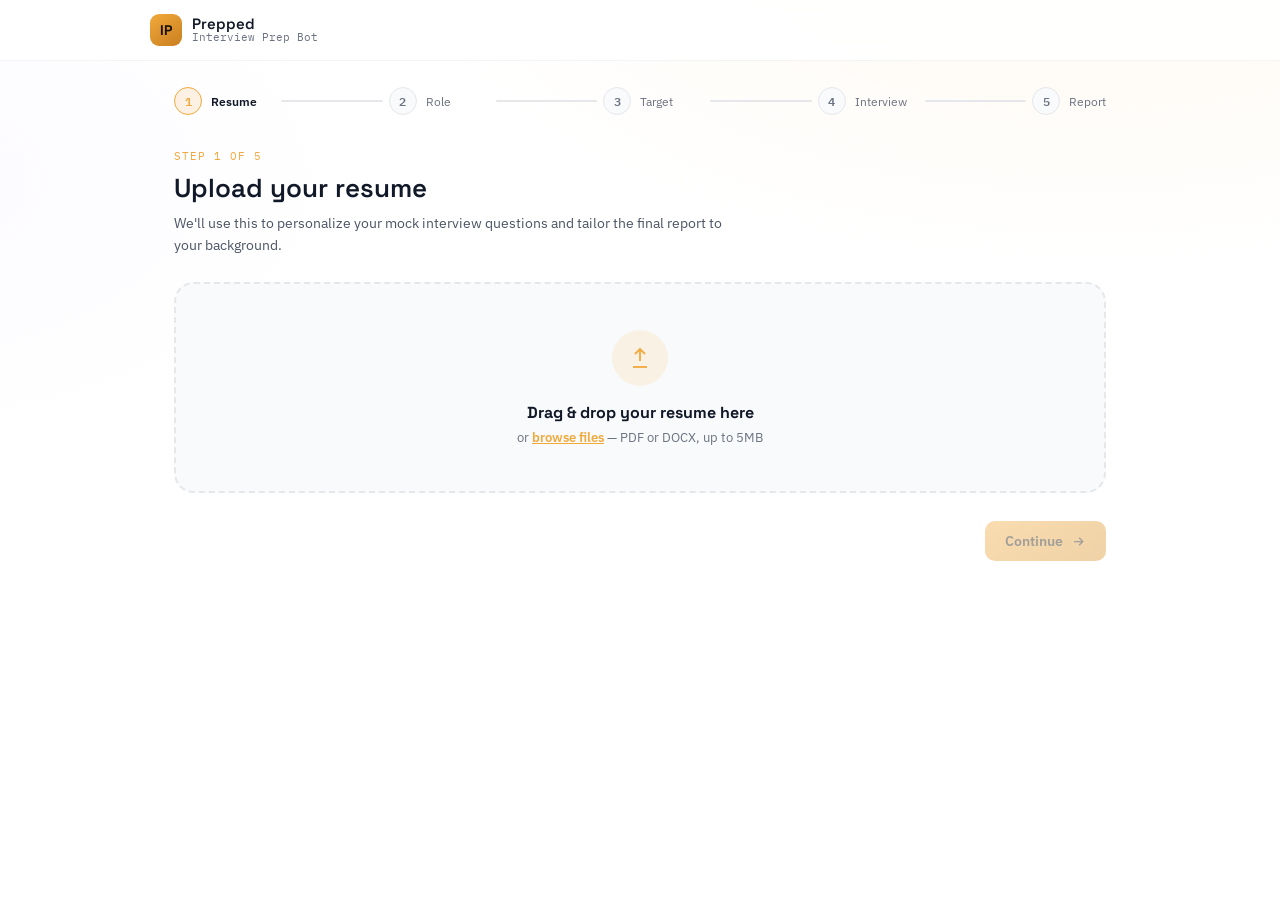
<file: static/index.html>
<!DOCTYPE html>
<html lang="en">
<head>
<meta charset="UTF-8">
<meta name="viewport" content="width=device-width, initial-scale=1.0">
<title>Prepped — Upload Resume</title>
<link href="https://fonts.googleapis.com/css2?family=Space+Grotesk:wght@500;600;700&family=IBM+Plex+Sans:wght@400;500;600&family=IBM+Plex+Mono:wght@400;500;600&display=swap" rel="stylesheet">
<link rel="stylesheet" href="style.css">
</head>
<body>

<header class="app-header">
  <div class="app-header-inner">
    <div class="brand">
      <div class="brand-mark">IP</div>
      <div class="brand-text">
        <span class="name">Prepped</span>
        <span class="sub">Interview Prep Bot</span>
      </div>
    </div>
  </div>
</header>

<div class="stepper" id="stepper">
  <div class="step active"><div class="step-dot">1</div><div class="step-label">Resume</div></div>
  <div class="step-line"><i></i></div>
  <div class="step"><div class="step-dot">2</div><div class="step-label">Role</div></div>
  <div class="step-line"><i></i></div>
  <div class="step"><div class="step-dot">3</div><div class="step-label">Target</div></div>
  <div class="step-line"><i></i></div>
  <div class="step"><div class="step-dot">4</div><div class="step-label">Interview</div></div>
  <div class="step-line"><i></i></div>
  <div class="step"><div class="step-dot">5</div><div class="step-label">Report</div></div>
</div>

<section class="screen" id="screen-resume">
  <div class="screen-head">
    <span class="eyebrow">Step 1 of 5</span>
    <h1>Upload your resume</h1>
    <p>We'll use this to personalize your mock interview questions and tailor the final report to your background.</p>
  </div>

  <div class="dropzone" id="dropzone">
    <div class="icon-circle"><svg viewBox="0 0 24 24" fill="none" stroke="currentColor" stroke-width="1.8"><path d="M12 3v12"/><path d="m7 8 5-5 5 5"/><path d="M5 21h14"/></svg></div>
    <h3>Drag & drop your resume here</h3>
    <p>or <span class="browse">browse files</span> — PDF or DOCX, up to 5MB</p>
  </div>
  <input type="file" id="resumeInput" accept=".pdf,.doc,.docx" class="hidden">
  <div id="fileCardWrap"></div>

  <div class="btn-row">
    <div class="spacer"></div>
    <button class="btn btn-primary" id="resumeContinueBtn" disabled>Continue<svg viewBox="0 0 24 24" fill="none" stroke="currentColor" stroke-width="2"><path d="M5 12h14M13 6l6 6-6 6"/></svg></button>
  </div>
</section>

<script src="script.js"></script>
</body>
</html>
</file>
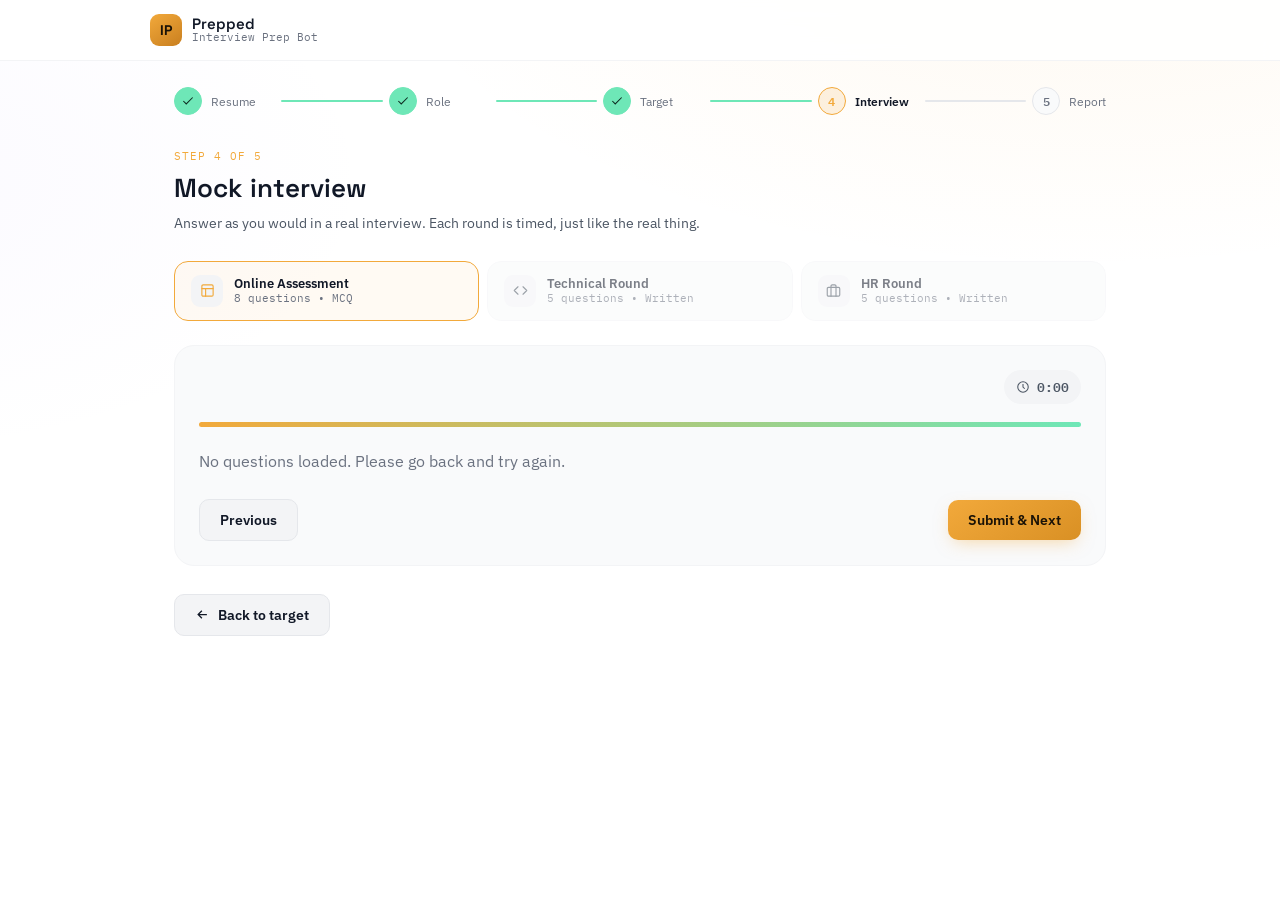
<file: static/interview.html>
<!DOCTYPE html>
<html lang="en">
<head>
<meta charset="UTF-8">
<meta name="viewport" content="width=device-width, initial-scale=1.0">
<title>Prepped — Mock Interview</title>
<link href="https://fonts.googleapis.com/css2?family=Space+Grotesk:wght@500;600;700&family=IBM+Plex+Sans:wght@400;500;600&family=IBM+Plex+Mono:wght@400;500;600&display=swap" rel="stylesheet">
<link rel="stylesheet" href="style.css">
</head>
<body>

<header class="app-header">
  <div class="app-header-inner">
    <div class="brand">
      <div class="brand-mark">IP</div>
      <div class="brand-text">
        <span class="name">Prepped</span>
        <span class="sub">Interview Prep Bot</span>
      </div>
    </div>
  </div>
</header>

<div class="stepper" id="stepper">
  <div class="step done"><div class="step-dot"><svg viewBox="0 0 24 24" fill="none" stroke="currentColor" stroke-width="1.8"><path d="M20 6 9 17l-5-5"/></svg></div><div class="step-label">Resume</div></div>
  <div class="step-line"><i style="width:100%"></i></div>
  <div class="step done"><div class="step-dot"><svg viewBox="0 0 24 24" fill="none" stroke="currentColor" stroke-width="1.8"><path d="M20 6 9 17l-5-5"/></svg></div><div class="step-label">Role</div></div>
  <div class="step-line"><i style="width:100%"></i></div>
  <div class="step done"><div class="step-dot"><svg viewBox="0 0 24 24" fill="none" stroke="currentColor" stroke-width="1.8"><path d="M20 6 9 17l-5-5"/></svg></div><div class="step-label">Target</div></div>
  <div class="step-line"><i style="width:100%"></i></div>
  <div class="step active"><div class="step-dot">4</div><div class="step-label">Interview</div></div>
  <div class="step-line"><i></i></div>
  <div class="step"><div class="step-dot">5</div><div class="step-label">Report</div></div>
</div>

<section class="screen" id="screen-interview">
  <div class="screen-head">
    <span class="eyebrow">Step 4 of 5</span>
    <h1>Mock interview</h1>
    <p>Answer as you would in a real interview. Each round is timed, just like the real thing.</p>
  </div>

  <div class="round-tabs" id="roundTabs"></div>

  <div class="card q-card">
    <div class="q-top">
      <span class="q-progress-text" id="qProgressText"></span>
      <div class="timer"><svg viewBox="0 0 24 24" fill="none" stroke="currentColor" stroke-width="1.8"><circle cx="12" cy="12" r="9"/><path d="M12 7v5l3 3"/></svg><span id="timerDisplay">0:00</span></div>
    </div>
    <div class="q-progress-bar"><i id="qProgressBar"></i></div>
    <div id="questionBody"></div>

    <div class="btn-row">
      <button class="btn btn-ghost" id="prevQBtn">Previous</button>
      <div class="spacer"></div>
      <button class="btn btn-primary" id="nextQBtn">Submit & Next</button>
    </div>
  </div>

  <div class="btn-row">
    <a href="target.html" class="btn btn-ghost" id="interviewBackBtn"><svg viewBox="0 0 24 24" fill="none" stroke="currentColor" stroke-width="2"><path d="M19 12H5M11 18l-6-6 6-6"/></svg>Back to target</a>
    <div class="spacer"></div>
  </div>
</section>

<script src="script.js"></script>
</body>
</html>
</file>
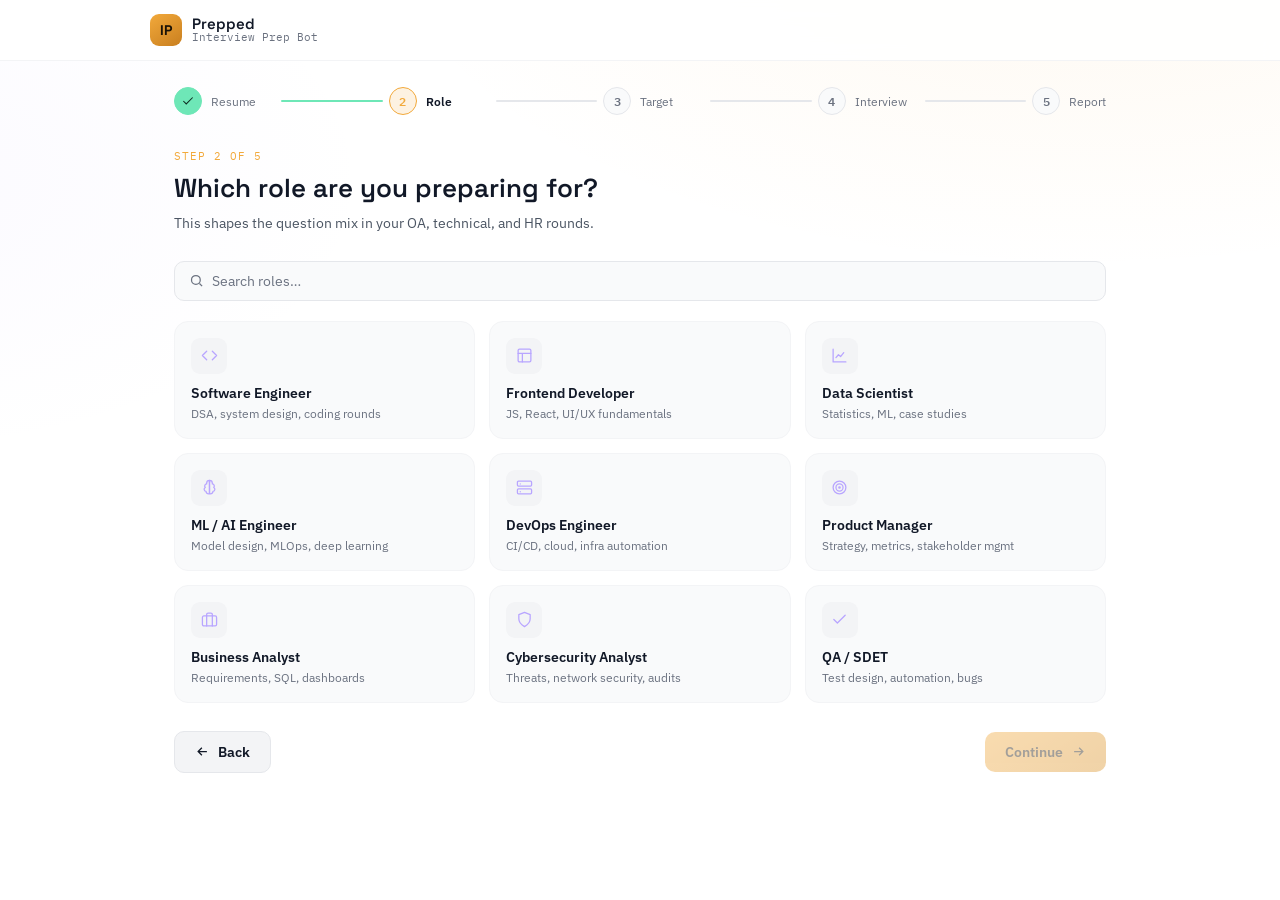
<file: static/role.html>
<!DOCTYPE html>
<html lang="en">
<head>
<meta charset="UTF-8">
<meta name="viewport" content="width=device-width, initial-scale=1.0">
<title>Prepped — Select Role</title>
<link href="https://fonts.googleapis.com/css2?family=Space+Grotesk:wght@500;600;700&family=IBM+Plex+Sans:wght@400;500;600&family=IBM+Plex+Mono:wght@400;500;600&display=swap" rel="stylesheet">
<link rel="stylesheet" href="style.css">
</head>
<body>

<header class="app-header">
  <div class="app-header-inner">
    <div class="brand">
      <div class="brand-mark">IP</div>
      <div class="brand-text">
        <span class="name">Prepped</span>
        <span class="sub">Interview Prep Bot</span>
      </div>
    </div>
  </div>
</header>

<div class="stepper" id="stepper">
  <div class="step done"><div class="step-dot"><svg viewBox="0 0 24 24" fill="none" stroke="currentColor" stroke-width="1.8"><path d="M20 6 9 17l-5-5"/></svg></div><div class="step-label">Resume</div></div>
  <div class="step-line"><i style="width:100%"></i></div>
  <div class="step active"><div class="step-dot">2</div><div class="step-label">Role</div></div>
  <div class="step-line"><i></i></div>
  <div class="step"><div class="step-dot">3</div><div class="step-label">Target</div></div>
  <div class="step-line"><i></i></div>
  <div class="step"><div class="step-dot">4</div><div class="step-label">Interview</div></div>
  <div class="step-line"><i></i></div>
  <div class="step"><div class="step-dot">5</div><div class="step-label">Report</div></div>
</div>

<section class="screen" id="screen-role">
  <div class="screen-head">
    <span class="eyebrow">Step 2 of 5</span>
    <h1>Which role are you preparing for?</h1>
    <p>This shapes the question mix in your OA, technical, and HR rounds.</p>
  </div>

  <div class="role-search">
    <svg viewBox="0 0 24 24" fill="none" stroke="currentColor" stroke-width="2"><circle cx="11" cy="11" r="7"/><path d="m21 21-4.3-4.3"/></svg>
    <input type="text" id="roleSearch" placeholder="Search roles…">
  </div>
  <div class="role-grid" id="roleGrid"></div>

  <div class="btn-row">
    <a href="index.html" class="btn btn-ghost" id="roleBackBtn"><svg viewBox="0 0 24 24" fill="none" stroke="currentColor" stroke-width="2"><path d="M19 12H5M11 18l-6-6 6-6"/></svg>Back</a>
    <div class="spacer"></div>
    <button class="btn btn-primary" id="roleContinueBtn" disabled>Continue<svg viewBox="0 0 24 24" fill="none" stroke="currentColor" stroke-width="2"><path d="M5 12h14M13 6l6 6-6 6"/></svg></button>
  </div>
</section>

<script src="script.js"></script>
</body>
</html>
</file>
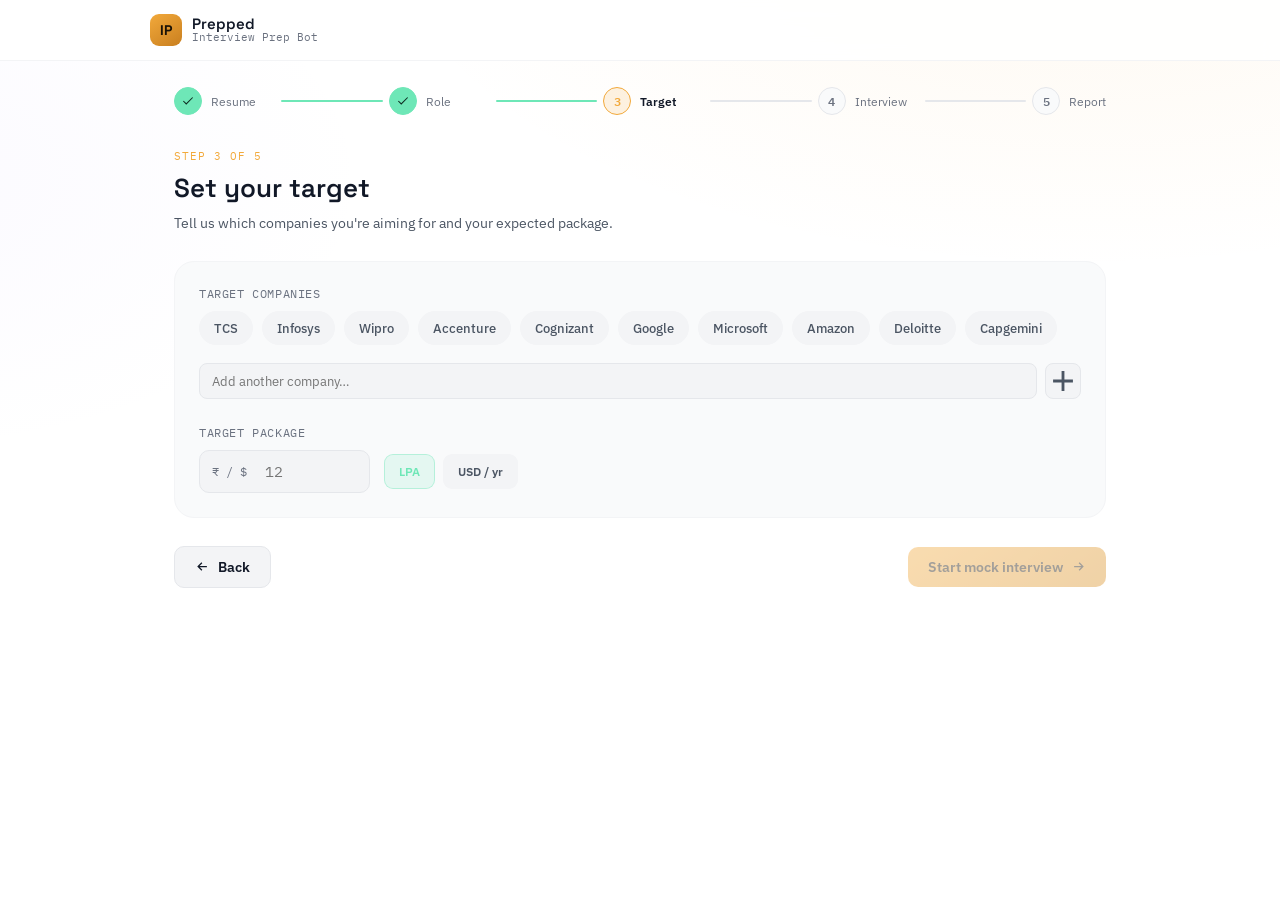
<file: static/target.html>
<!DOCTYPE html>
<html lang="en">
<head>
<meta charset="UTF-8">
<meta name="viewport" content="width=device-width, initial-scale=1.0">
<title>Prepped — Target Package</title>
<link href="https://fonts.googleapis.com/css2?family=Space+Grotesk:wght@500;600;700&family=IBM+Plex+Sans:wght@400;500;600&family=IBM+Plex+Mono:wght@400;500;600&display=swap" rel="stylesheet">
<link rel="stylesheet" href="style.css">
</head>
<body>

<header class="app-header">
  <div class="app-header-inner">
    <div class="brand">
      <div class="brand-mark">IP</div>
      <div class="brand-text">
        <span class="name">Prepped</span>
        <span class="sub">Interview Prep Bot</span>
      </div>
    </div>
  </div>
</header>

<div class="stepper" id="stepper">
  <div class="step done"><div class="step-dot"><svg viewBox="0 0 24 24" fill="none" stroke="currentColor" stroke-width="1.8"><path d="M20 6 9 17l-5-5"/></svg></div><div class="step-label">Resume</div></div>
  <div class="step-line"><i style="width:100%"></i></div>
  <div class="step done"><div class="step-dot"><svg viewBox="0 0 24 24" fill="none" stroke="currentColor" stroke-width="1.8"><path d="M20 6 9 17l-5-5"/></svg></div><div class="step-label">Role</div></div>
  <div class="step-line"><i style="width:100%"></i></div>
  <div class="step active"><div class="step-dot">3</div><div class="step-label">Target</div></div>
  <div class="step-line"><i></i></div>
  <div class="step"><div class="step-dot">4</div><div class="step-label">Interview</div></div>
  <div class="step-line"><i></i></div>
  <div class="step"><div class="step-dot">5</div><div class="step-label">Report</div></div>
</div>

<section class="screen" id="screen-target">
  <div class="screen-head">
    <span class="eyebrow">Step 3 of 5</span>
    <h1>Set your target</h1>
    <p>Tell us which companies you're aiming for and your expected package.</p>
  </div>

  <div class="card">
    <div class="field-block">
      <span class="field-label">Target companies</span>
      <div class="chip-group" id="companyChips"></div>
      <div class="chip-add">
        <input type="text" id="customCompanyInput" placeholder="Add another company…">
        <button id="customCompanyBtn"><svg viewBox="0 0 24 24" fill="none" stroke="currentColor" stroke-width="2"><path d="M12 5v14M5 12h14"/></svg></button>
      </div>
    </div>

    <div class="field-block">
      <span class="field-label">Target package</span>
      <div class="package-row">
        <div class="package-input">
          <span>₹ / $</span>
          <input type="number" id="packageInput" placeholder="12" min="0" step="0.5">
        </div>
        <div class="pill-select">
          <button data-unit="LPA" class="selected">LPA</button>
          <button data-unit="USD">USD / yr</button>
        </div>
      </div>
    </div>
  </div>

  <div class="btn-row">
    <a href="role.html" class="btn btn-ghost" id="targetBackBtn"><svg viewBox="0 0 24 24" fill="none" stroke="currentColor" stroke-width="2"><path d="M19 12H5M11 18l-6-6 6-6"/></svg>Back</a>
    <div class="spacer"></div>
    <button class="btn btn-primary" id="targetContinueBtn" disabled>Start mock interview<svg viewBox="0 0 24 24" fill="none" stroke="currentColor" stroke-width="2"><path d="M5 12h14M13 6l6 6-6 6"/></svg></button>
  </div>
</section>

<script src="script.js"></script>
</body>
</html>
</file>
<file: static/style.css>
/* =========================================================
   Prepped — Interview Preparation Bot
   Shared stylesheet for the full application flow
   ========================================================= */

:root{
  --bg:#FFFFFF;
  --bg-elev:#F9FAFB;
  --bg-elev-2:#F3F4F6;
  --border:#E5E7EB;
  --border-soft:#F3F4F6;
  --text-primary:#111827;
  --text-secondary:#4B5563;
  --text-tertiary:#6B7280;
  --amber:#F2A93B;
  --amber-dim:#7A5A22;
  --mint:#6EE7B7;
  --mint-dim:#2C5C4C;
  --lavender:#B8A5FF;
  --coral:#FF7A66;
  --radius-sm:8px;
  --radius-md:14px;
  --radius-lg:20px;
  --font-display:'Space Grotesk',sans-serif;
  --font-body:'IBM Plex Sans',sans-serif;
  --font-mono:'IBM Plex Mono',monospace;
  --maxw:980px;
}
*{box-sizing:border-box;margin:0;padding:0;}
html,body{height:100%;}
body{
  background:
    radial-gradient(1200px 600px at 85% -10%, rgba(242,169,59,0.08), transparent 60%),
    radial-gradient(900px 500px at -10% 20%, rgba(184,165,255,0.06), transparent 55%),
    var(--bg);
  color:var(--text-primary);
  font-family:var(--font-body);
  -webkit-font-smoothing:antialiased;
  min-height:100vh;
}
a{color:inherit;text-decoration:none;}
button{font-family:inherit;cursor:pointer;}
input,textarea,select{font-family:inherit;}
::-webkit-scrollbar{width:10px;height:10px;}
::-webkit-scrollbar-track{background:transparent;}
::-webkit-scrollbar-thumb{background:var(--border);border-radius:10px;}
.hidden{display:none !important;}

/* ---------- App shell / header ---------- */
.app-header{
  position:sticky;top:0;z-index:30;
  background:rgba(255,255,255,0.88);backdrop-filter:blur(10px);
  border-bottom:1px solid var(--border-soft);
  padding:14px 24px;
}
.app-header-inner{max-width:var(--maxw);margin:0 auto;display:flex;align-items:center;justify-content:space-between;gap:14px;}
.brand{display:flex;align-items:center;gap:10px;}
.brand-mark{
  width:32px;height:32px;border-radius:9px;
  background:linear-gradient(145deg,var(--amber),#c97f1f);
  display:flex;align-items:center;justify-content:center;
  font-family:var(--font-display);font-weight:700;color:#1a1206;font-size:14px;flex:none;
}
.brand-text{display:flex;flex-direction:column;line-height:1.1;}
.brand-text .name{font-family:var(--font-display);font-weight:600;font-size:15px;}
.brand-text .sub{font-size:10.5px;color:var(--text-tertiary);font-family:var(--font-mono);}
.header-meta{font-size:11.5px;color:var(--text-tertiary);font-family:var(--font-mono);text-align:right;}

/* ---------- Stepper ---------- */
.stepper{
  max-width:var(--maxw);margin:26px auto 0;padding:0 24px;
  display:flex;align-items:center;gap:0;
}
.step{display:flex;align-items:center;gap:9px;flex:1;position:relative;}
.step:last-child{flex:none;}
.step-dot{
  width:28px;height:28px;border-radius:50%;flex:none;
  display:flex;align-items:center;justify-content:center;
  background:var(--bg-elev);border:1.5px solid var(--border);
  font-family:var(--font-mono);font-size:11.5px;color:var(--text-tertiary);font-weight:600;
  transition:all .25s ease;
}
.step.active .step-dot{background:rgba(242,169,59,0.15);border-color:var(--amber);color:var(--amber);}
.step.done .step-dot{background:var(--mint);border-color:var(--mint);color:#0e2b21;}
.step.done .step-dot svg{width:14px;height:14px;}
.step-label{font-size:12px;color:var(--text-tertiary);white-space:nowrap;display:none;}
.step.active .step-label{color:var(--text-primary);font-weight:600;}
.step-line{flex:1;height:2px;background:var(--border);margin:0 6px;border-radius:2px;overflow:hidden;}
.step-line i{display:block;height:100%;width:0%;background:var(--mint);transition:width .4s ease;}
@media (min-width:720px){ .step-label{display:block;} }

/* ---------- Screen wrapper ---------- */
.screen{max-width:var(--maxw);margin:0 auto;padding:34px 24px 70px;animation:fadeIn .35s ease;}
@keyframes fadeIn{from{opacity:0;transform:translateY(8px);}to{opacity:1;transform:translateY(0);}}
.screen-head{margin-bottom:26px;}
.screen-head .eyebrow{font-family:var(--font-mono);font-size:11px;letter-spacing:1px;text-transform:uppercase;color:var(--amber);margin-bottom:8px;display:block;}
.screen-head h1{font-family:var(--font-display);font-size:26px;font-weight:600;margin-bottom:8px;}
.screen-head p{color:var(--text-secondary);font-size:14px;max-width:560px;line-height:1.55;}

.card{
  background:var(--bg-elev);border:1px solid var(--border-soft);
  border-radius:var(--radius-lg);padding:24px;
}

/* ---------- Buttons ---------- */
.btn{
  display:inline-flex;align-items:center;justify-content:center;gap:8px;
  font-size:13.5px;font-weight:600;padding:11px 20px;border-radius:10px;border:none;
  transition:transform .12s ease, box-shadow .12s ease;
}
.btn:active{transform:scale(.98);}
.btn svg{width:15px;height:15px;}
.btn-primary{
  background:linear-gradient(145deg,var(--amber),#d99024);color:#1a1206;
  box-shadow:0 6px 18px -6px rgba(242,169,59,0.5);
}
.btn-primary:disabled{opacity:.4;box-shadow:none;cursor:not-allowed;}
.btn-ghost{background:var(--bg-elev-2);color:var(--text-primary);border:1px solid var(--border);}
.btn-mint{background:linear-gradient(145deg,var(--mint),#3fa77d);color:#0e2b21;box-shadow:0 6px 18px -6px rgba(110,231,183,0.45);}
.btn-lavender{background:linear-gradient(145deg,var(--lavender),#8a74e8);color:#1c1533;box-shadow:0 6px 18px -6px rgba(184,165,255,0.45);}
.btn-row{display:flex;align-items:center;justify-content:space-between;gap:12px;margin-top:28px;}
.btn-row .spacer{flex:1;}

/* ---------- Resume upload screen ---------- */
.dropzone{
  border:2px dashed var(--border);border-radius:var(--radius-lg);
  padding:46px 24px;text-align:center;background:var(--bg-elev);
  transition:border-color .15s ease, background .15s ease;cursor:pointer;
}
.dropzone.drag{border-color:var(--amber);background:rgba(242,169,59,0.05);}
.dropzone .icon-circle{
  width:56px;height:56px;border-radius:50%;margin:0 auto 16px;
  background:rgba(242,169,59,0.12);display:flex;align-items:center;justify-content:center;
}
.dropzone .icon-circle svg{width:24px;height:24px;color:var(--amber);}
.dropzone h3{font-family:var(--font-display);font-size:16px;margin-bottom:6px;}
.dropzone p{color:var(--text-tertiary);font-size:12.5px;}
.dropzone .browse{color:var(--amber);font-weight:600;text-decoration:underline;}

.file-card{
  display:flex;align-items:center;gap:14px;background:var(--bg-elev);
  border:1px solid var(--border-soft);border-radius:var(--radius-md);padding:16px;margin-top:16px;
}
.file-card .fico{
  width:42px;height:42px;border-radius:10px;background:rgba(242,169,59,0.14);
  display:flex;align-items:center;justify-content:center;flex:none;
}
.file-card .fico svg{width:20px;height:20px;color:var(--amber);}
.file-info{flex:1;min-width:0;}
.file-info .fname{font-size:13.5px;font-weight:600;white-space:nowrap;overflow:hidden;text-overflow:ellipsis;}
.file-info .fmeta{font-size:11.5px;color:var(--text-tertiary);font-family:var(--font-mono);margin-top:2px;}
.file-remove{
  width:32px;height:32px;border-radius:8px;background:var(--bg-elev-2);border:1px solid var(--border);
  display:flex;align-items:center;justify-content:center;color:var(--text-secondary);flex:none;
}
.file-remove svg{width:14px;height:14px;}
.upload-progress{height:5px;border-radius:5px;background:var(--bg-elev-2);margin-top:10px;overflow:hidden;}
.upload-progress i{display:block;height:100%;width:0%;background:linear-gradient(90deg,var(--amber),var(--mint));transition:width .3s ease;}

/* ---------- Role selection screen ---------- */
.role-search{
  display:flex;align-items:center;gap:8px;background:var(--bg-elev);border:1px solid var(--border);
  border-radius:10px;padding:10px 14px;margin-bottom:20px;
}
.role-search svg{width:15px;height:15px;color:var(--text-tertiary);flex:none;}
.role-search input{background:none;border:none;outline:none;color:var(--text-primary);font-size:13.5px;width:100%;}
.role-search input::placeholder{color:var(--text-tertiary);}

.role-grid{display:grid;grid-template-columns:repeat(3,1fr);gap:14px;}
@media (max-width:760px){.role-grid{grid-template-columns:repeat(2,1fr);}}
@media (max-width:480px){.role-grid{grid-template-columns:1fr;}}
.role-card{
  background:var(--bg-elev);border:1.5px solid var(--border-soft);border-radius:var(--radius-md);
  padding:16px;cursor:pointer;transition:border-color .15s ease, background .15s ease;
}
.role-card:hover{border-color:rgba(242,169,59,0.35);}
.role-card.selected{border-color:var(--amber);background:rgba(242,169,59,0.06);}
.role-card .ricon{
  width:36px;height:36px;border-radius:9px;background:var(--bg-elev-2);
  display:flex;align-items:center;justify-content:center;margin-bottom:10px;
}
.role-card .ricon svg{width:17px;height:17px;color:var(--lavender);}
.role-card .rtitle{font-size:13.5px;font-weight:600;margin-bottom:4px;}
.role-card .rdesc{font-size:11.5px;color:var(--text-tertiary);line-height:1.4;}
.role-card.selected .rtitle{color:var(--amber);}

/* ---------- Target: companies & package ---------- */
.chip-group{display:flex;flex-wrap:wrap;gap:9px;margin-bottom:18px;}
.chip{
  font-size:12.5px;font-weight:500;padding:8px 14px;border-radius:20px;
  background:var(--bg-elev-2);color:var(--text-secondary);border:1.5px solid transparent;
  display:flex;align-items:center;gap:6px;
}
.chip:hover{border-color:var(--border);}
.chip.selected{background:rgba(184,165,255,0.14);color:var(--lavender);border-color:rgba(184,165,255,0.4);}
.chip-add{display:flex;gap:8px;align-items:center;margin-top:4px;}
.chip-add input{
  flex:1;background:var(--bg-elev-2);border:1px solid var(--border);border-radius:8px;
  padding:9px 12px;color:var(--text-primary);font-size:12.5px;outline:none;
}
.chip-add button{
  background:var(--bg-elev-2);border:1px solid var(--border);border-radius:8px;
  width:36px;height:36px;display:flex;align-items:center;justify-content:center;color:var(--text-secondary);flex:none;
}
.field-label{font-size:11.5px;font-family:var(--font-mono);text-transform:uppercase;letter-spacing:.6px;color:var(--text-tertiary);margin-bottom:10px;display:block;}
.field-block{margin-bottom:26px;}
.field-block:last-child{margin-bottom:0;}

.package-row{display:flex;align-items:center;gap:14px;flex-wrap:wrap;}
.package-input{
  display:flex;align-items:center;background:var(--bg-elev-2);border:1px solid var(--border);border-radius:10px;overflow:hidden;
}
.package-input span{padding:0 12px;font-family:var(--font-mono);font-size:12px;color:var(--text-tertiary);}
.package-input input{
  background:none;border:none;outline:none;color:var(--text-primary);font-size:15px;
  font-family:var(--font-mono);padding:11px 6px;width:110px;
}
.pill-select{display:flex;gap:8px;}
.pill-select button{
  font-size:12px;font-weight:600;padding:9px 14px;border-radius:9px;background:var(--bg-elev-2);
  border:1.5px solid transparent;color:var(--text-secondary);
}
.pill-select button.selected{background:rgba(110,231,183,0.14);color:var(--mint);border-color:rgba(110,231,183,0.4);}

/* ---------- Interview screen ---------- */
.round-tabs{display:flex;gap:8px;margin-bottom:24px;flex-wrap:wrap;}
.round-tab{
  flex:1;min-width:140px;background:var(--bg-elev);border:1.5px solid var(--border-soft);border-radius:var(--radius-md);
  padding:13px 16px;display:flex;align-items:center;gap:11px;opacity:.55;
}
.round-tab.unlocked{opacity:1;}
.round-tab.current{border-color:var(--amber);background:rgba(242,169,59,0.06);}
.round-tab.complete{border-color:var(--mint);}
.round-tab .rt-ico{
  width:32px;height:32px;border-radius:9px;background:var(--bg-elev-2);flex:none;
  display:flex;align-items:center;justify-content:center;
}
.round-tab .rt-ico svg{width:15px;height:15px;color:var(--text-secondary);}
.round-tab.current .rt-ico svg{color:var(--amber);}
.round-tab.complete .rt-ico{background:rgba(110,231,183,0.16);}
.round-tab.complete .rt-ico svg{color:var(--mint);}
.round-tab .rt-text{line-height:1.25;}
.round-tab .rt-title{font-size:12.5px;font-weight:600;}
.round-tab .rt-sub{font-size:10.5px;color:var(--text-tertiary);font-family:var(--font-mono);}

.q-card{position:relative;}
.q-top{display:flex;align-items:center;justify-content:space-between;margin-bottom:18px;gap:12px;flex-wrap:wrap;}
.q-progress-text{font-family:var(--font-mono);font-size:11.5px;color:var(--text-tertiary);}
.timer{
  display:flex;align-items:center;gap:7px;font-family:var(--font-mono);font-size:13px;font-weight:600;
  background:var(--bg-elev-2);padding:6px 12px;border-radius:20px;color:var(--text-secondary);
}
.timer svg{width:14px;height:14px;}
.timer.low{color:var(--coral);}
.q-progress-bar{height:5px;border-radius:5px;background:var(--bg-elev-2);overflow:hidden;margin-bottom:24px;}
.q-progress-bar i{display:block;height:100%;background:linear-gradient(90deg,var(--amber),var(--mint));transition:width .3s ease;}

.q-tagrow{display:flex;gap:8px;margin-bottom:12px;}
.q-tag{font-size:10px;font-family:var(--font-mono);padding:3px 9px;border-radius:20px;background:var(--bg-elev-2);color:var(--text-tertiary);text-transform:uppercase;letter-spacing:.4px;}
.q-text{font-size:16.5px;line-height:1.5;font-weight:500;margin-bottom:20px;font-family:var(--font-display);}

.mcq-list{display:flex;flex-direction:column;gap:10px;}
.mcq-opt{
  display:flex;align-items:center;gap:12px;padding:13px 15px;border-radius:10px;
  background:var(--bg-elev-2);border:1.5px solid transparent;font-size:13.5px;
}
.mcq-opt:hover{border-color:var(--border);}
.mcq-opt.selected{border-color:var(--amber);background:rgba(242,169,59,0.08);}
.mcq-letter{
  width:24px;height:24px;border-radius:7px;background:var(--bg-elev);flex:none;
  display:flex;align-items:center;justify-content:center;font-family:var(--font-mono);font-size:11px;color:var(--text-tertiary);
}
.mcq-opt.selected .mcq-letter{background:var(--amber);color:#1a1206;}

.answer-box{
  width:100%;min-height:150px;background:var(--bg-elev-2);border:1.5px solid var(--border);
  border-radius:var(--radius-md);padding:16px;color:var(--text-primary);font-size:13.5px;line-height:1.6;
  outline:none;resize:vertical;font-family:var(--font-body);
}
.answer-box:focus{border-color:var(--amber);}
.answer-meta{display:flex;justify-content:space-between;margin-top:8px;font-size:11px;color:var(--text-tertiary);font-family:var(--font-mono);}

/* ---------- Analyzing screen ---------- */
.analyzing-wrap{text-align:center;padding:70px 20px;}
.analyzing-ring{width:88px;height:88px;margin:0 auto 24px;position:relative;}
.analyzing-ring svg{width:100%;height:100%;animation:spin 1.6s linear infinite;}
@keyframes spin{to{transform:rotate(360deg);}}
.analyzing-wrap h2{font-family:var(--font-display);font-size:19px;margin-bottom:8px;}
.analyzing-wrap p{color:var(--text-tertiary);font-size:13px;font-family:var(--font-mono);}
.analyzing-steps{max-width:320px;margin:26px auto 0;text-align:left;display:flex;flex-direction:column;gap:10px;}
.astep{display:flex;align-items:center;gap:10px;font-size:12.5px;color:var(--text-tertiary);}
.astep svg{width:15px;height:15px;flex:none;}
.astep.done{color:var(--mint);}

/* ---------- Report screen ---------- */
.report-hero{display:flex;align-items:center;gap:24px;flex-wrap:wrap;margin-bottom:22px;}
.report-gauge{position:relative;width:150px;height:150px;flex:none;}
.report-gauge svg{transform:rotate(-90deg);}
.rg-track{fill:none;stroke:var(--bg-elev-2);stroke-width:11;}
.rg-fill{fill:none;stroke:url(#rgGrad);stroke-width:11;stroke-linecap:round;transition:stroke-dashoffset 1.2s cubic-bezier(.22,1,.36,1);}
.rg-center{position:absolute;inset:0;display:flex;flex-direction:column;align-items:center;justify-content:center;}
.rg-center .n{font-family:var(--font-display);font-size:30px;font-weight:700;}
.rg-center .l{font-size:10px;color:var(--mint);font-family:var(--font-mono);text-transform:uppercase;margin-top:2px;}

.report-meta{flex:1;min-width:220px;}
.report-meta h2{font-family:var(--font-display);font-size:20px;margin-bottom:6px;}
.report-meta p{font-size:13px;color:var(--text-secondary);margin-bottom:10px;}
.report-tags{display:flex;gap:8px;flex-wrap:wrap;}

.round-score-grid{display:grid;grid-template-columns:repeat(3,1fr);gap:14px;margin:22px 0;}
@media (max-width:680px){.round-score-grid{grid-template-columns:1fr;}}
.rscore-card{background:var(--bg-elev-2);border-radius:var(--radius-md);padding:16px;}
.rscore-card .rtitle{font-size:11.5px;font-family:var(--font-mono);text-transform:uppercase;color:var(--text-tertiary);margin-bottom:8px;}
.rscore-card .rval{font-family:var(--font-display);font-size:26px;font-weight:700;margin-bottom:8px;}
.rscore-bar{height:6px;border-radius:6px;background:var(--bg-elev);overflow:hidden;}
.rscore-bar i{display:block;height:100%;border-radius:6px;}

.insight-cols{display:grid;grid-template-columns:1fr 1fr;gap:16px;margin-top:22px;}
@media (max-width:680px){.insight-cols{grid-template-columns:1fr;}}
.insight-col h3{font-size:13px;font-family:var(--font-display);margin-bottom:12px;display:flex;align-items:center;gap:7px;}
.insight-col h3 svg{width:15px;height:15px;}
.insight-list{display:flex;flex-direction:column;gap:9px;}
.insight-item{
  display:flex;gap:9px;font-size:12.5px;color:var(--text-secondary);line-height:1.5;
  background:var(--bg-elev-2);padding:10px 12px;border-radius:9px;
}
.insight-item svg{width:14px;height:14px;flex:none;margin-top:1px;}
.insight-item.good svg{color:var(--mint);}
.insight-item.improve svg{color:var(--coral);}

.download-row{display:flex;gap:12px;margin-top:26px;flex-wrap:wrap;}

footer.page-foot{max-width:var(--maxw);margin:0 auto;text-align:center;color:var(--text-tertiary);font-size:11.5px;padding:34px 24px 10px;font-family:var(--font-mono);}
</file>
